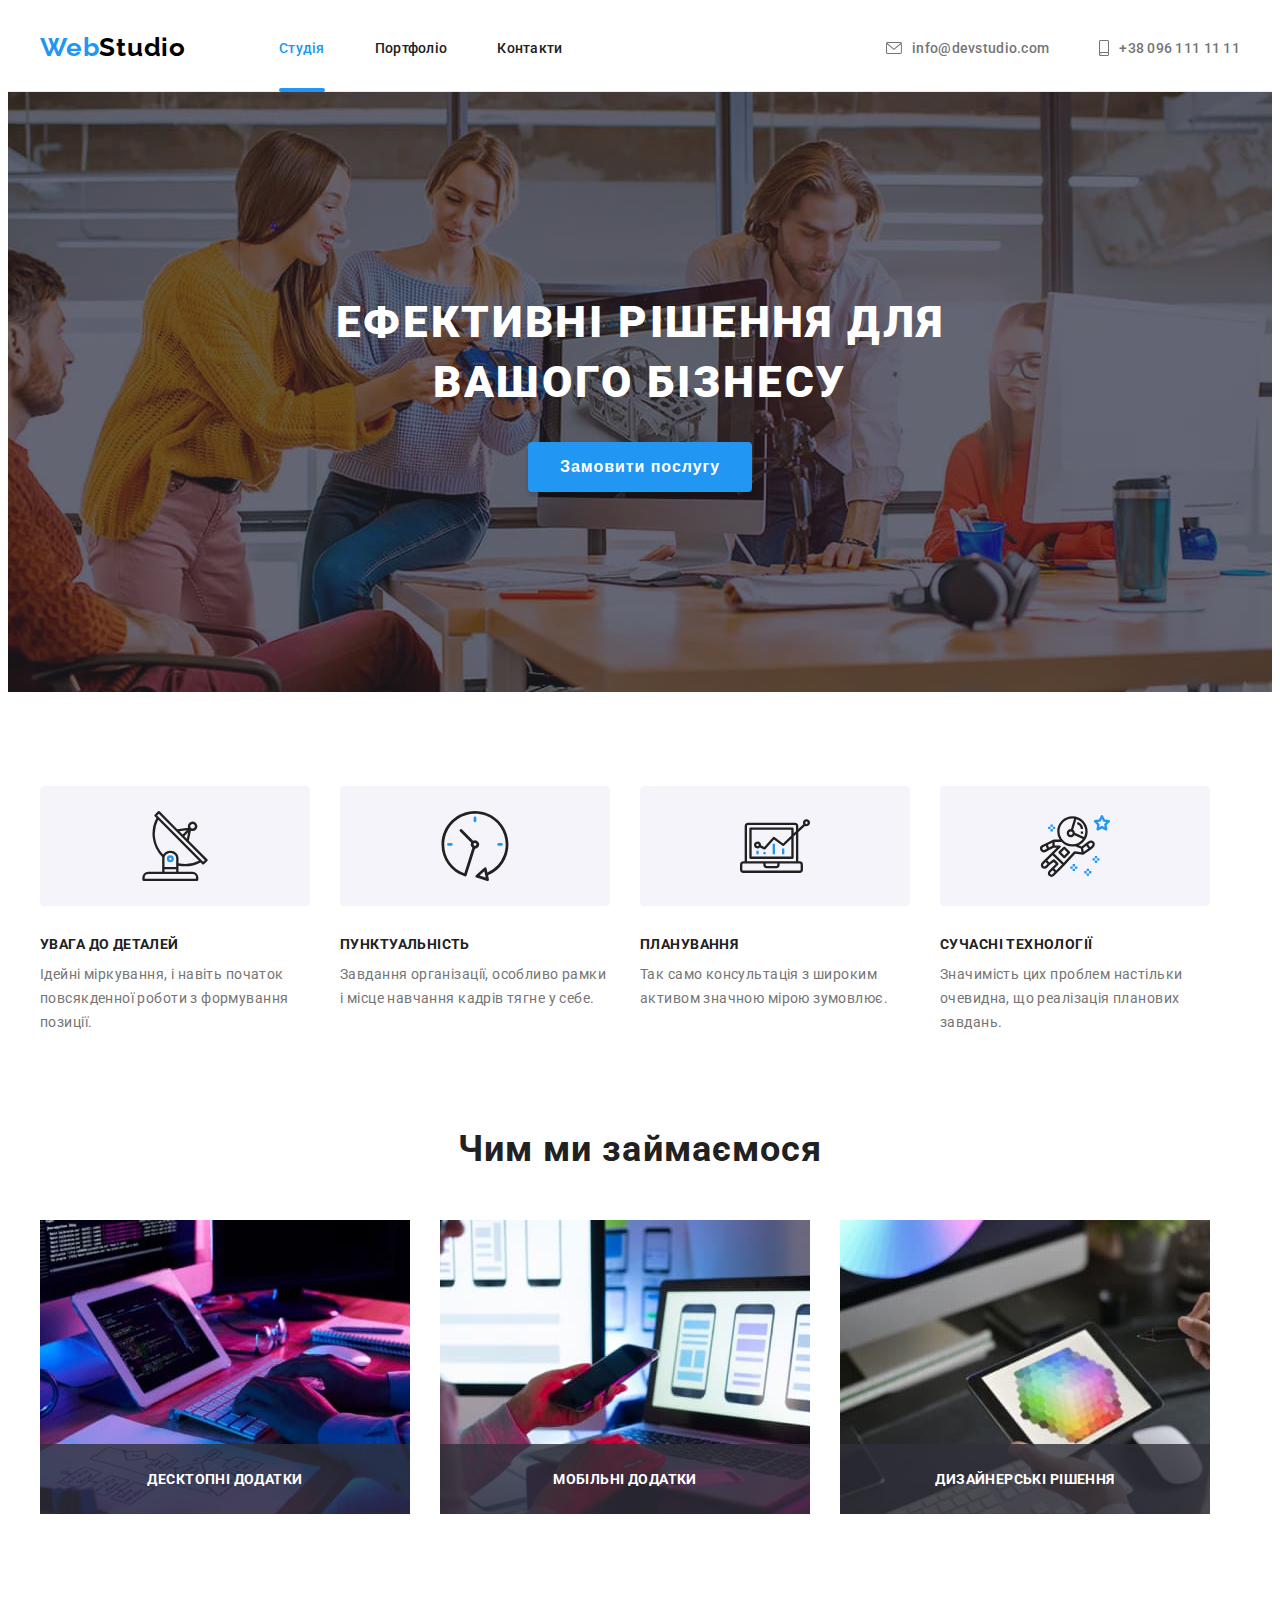
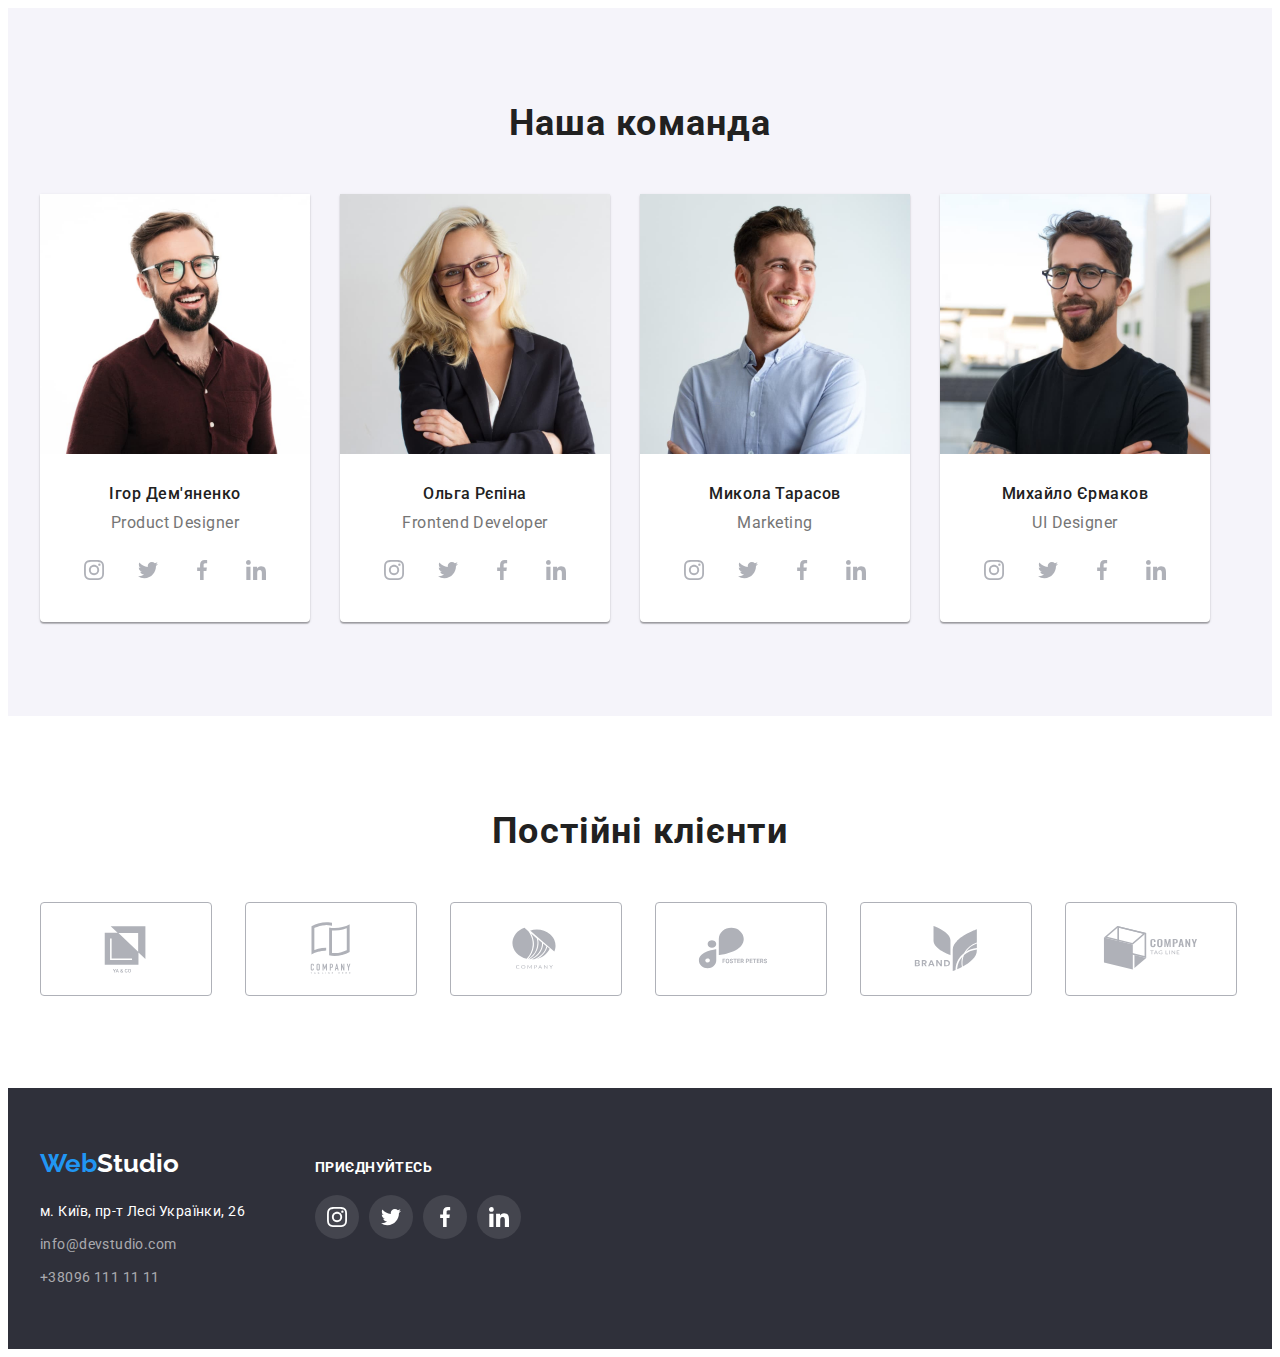
<file: index.html>
<!DOCTYPE html>
<html lang="uk">
  <head>
    <meta charset="UTF-8" />
    <meta http-equiv="X-UA-Compatible" content="IE=edge" />
    <meta name="viewport" content="width=device-width, initial-scale=1.0" />
    <title>Document</title>
    <link rel="preconnect" href="https://fonts.googleapis.com" />
    <link rel="preconnect" href="https://fonts.gstatic.com" crossorigin />
    <link
      href="https://fonts.googleapis.com/css2?family=Raleway:wght@700&family=Roboto:wght@400;500;700;900&display=swap"
      rel="stylesheet"
    />
    <link
      rel="stylesheet"
      href="https://cdnjs.cloudflare.com/ajax/libs/modern-normalize/1.1.0/modern-normalize.min.css"
      integrity="sha512-wpPYUAdjBVSE4KJnH1VR1HeZfpl1ub8YT/NKx4PuQ5NmX2tKuGu6U/JRp5y+Y8XG2tV+wKQpNHVUX03MfMFn9Q=="
      crossorigin="anonymous"
      referrerpolicy="no-referrer"
    />
    <link rel="stylesheet" href="./css/styles.css" />
  </head>
  <body>
    <header class="page-header">
      <div class="container nav">
        <nav class="nav">
          <a href="" class="logo"><span class="logo-start">Web</span>Studio</a>
          <ul class="top-line">
            <li class="top-line-item"><a href="" class="top-line-link active">Студія</a></li>
            <li class="top-line-item"
              ><a href="./portfolio.html" class="top-line-link">Портфоліо</a></li
            >
            <li class="top-line-item"><a href="" class="top-line-link">Контакти</a></li>
          </ul>
        </nav>
        <ul class="contacts">
          <li class="contacts-item">
            <a class="contacts-item-link" href="mailto:info@devstudio.com">
              <svg class="icon-contacts" width="16" height="12">
                <use href="./images/icon.svg#icon-envelope"></use>
              </svg>info@devstudio.com</a
            ></li
          >
          <li class="contacts-item"
            ><a class="contacts-item-link" href="tel:+380961111111">
              <svg class="icon-contacts" width="10" height="16">
                <use href="./images/icon.svg#icon-smartphone"></use>
              </svg>+38 096 111 11 11</a
            ></li
          >
        </ul>
      </div>
    </header>

    <main>
      <section class="section-cap hero">
        <div class="container">
          <h1 class="cap-title">Ефективні рішення для вашого бізнесу</h1>
          <button class="button" type="button" data-modal-open>Замовити послугу</button>
        </div>
      </section>

      <section class="section section-main">
        <div class="container">
          <h2 class="visually-hidden">ОСОБЛИВОСТІ</h2>
          <ul class="main-list">
            <li class="main-item icon-antenna">
              <div class="icon-box">
                <svg class="icon" width="70" height="70">
                  <use href="./images/icon.svg#icon-antenna" width="70" height="70"></use>
                </svg>
              </div>
              <h3 class="main-title">УВАГА ДО ДЕТАЛЕЙ</h3>
              <p class="main-text">
                Ідейні міркування, і навіть початок повсякденної роботи з формування позиції.
              </p>
            </li>
            <li class="main-item icon-clock">
              <div class="icon-box">
                <svg class="icon" width="70" height="70">
                  <use href="./images/icon.svg#icon-clock" width="70" height="70"></use>
                </svg>
              </div>
              <h3 class="main-title">ПУНКТУАЛЬНІСТЬ</h3>
              <p class="main-text">
                Завдання організації, особливо рамки і місце навчання кадрів тягне у себе.
              </p>
            </li>
            <li class="main-item icon-diagram">
              <div class="icon-box">
                <svg class="icon" width="70" height="70">
                  <use href="./images/icon.svg#icon-diagram" width="70" height="70"></use></svg
              ></div>
              <h3 class="main-title">ПЛАНУВАННЯ</h3>
              <p class="main-text">
                Так само консультація з широким активом значною мірою зумовлює.
              </p>
            </li>
            <li class="main-item icon-astronaut">
              <div class="icon-box">
                <svg class="icon" width="70" height="70">
                  <use href="./images/icon.svg#icon-astronaut" width="70" height="70"></use>
                </svg>
              </div>
              <h3 class="main-title">СУЧАСНІ ТЕХНОЛОГІЇ</h3>
              <p class="main-text">
                Значимість цих проблем настільки очевидна, що реалізація планових завдань.
              </p>
            </li>
          </ul>
        </div>
      </section>

      <section class="section section-items">
        <div class="container">
          <h2 class="title-items">Чим ми займаємося</h2>
          <ul class="items-list">
            <li class="items-item">
              <img
                class="image-items"
                src="./images/box1.jpg"
                alt="Чоловік друкує текс"
                width="370"
              />
              <div class="relative">
                <h3 class="relative-title">Десктопні додатки</h3>
              </div>
            </li>
            <li class="items-item">
              <img
                class="image-items"
                src="./images/box2.jpg"
                alt="Дівчина обирає інтерфейс для екрана телефона"
                width="370"
              />
              <div class="relative">
                <h3 class="relative-title">Мобільні додатки</h3>
              </div>
            </li>
            <li class="items-item">
              <img
                class="image-items"
                src="./images/box3.jpg"
                alt="Дівчина обирає кольори"
                width="370"
              />
              <div class="relative">
                <h3 class="relative-title">Дизайнерські рішення</h3>
              </div>
            </li>
          </ul>
        </div>
      </section>

      <section class="section section-team">
        <div class="container">
          <h2 class="team-title">Наша команда</h2>
          <ul class="team-list">
            <li class="team-item">
              <img
                class="team-image"
                src="./images/photo1.jpg"
                alt="фото Ігоря Дем'яненко"
                width="270"
              />
              <div class="container-team">
                <h3 class="team-name">Ігор Дем'яненко</h3>
                <p class="team-text">Product Designer</p>
                <ul class="socials">
                  <li class="socials-item">
                    <a
                      class="socials-link"
                      href="https://instagram.com"
                      target="_blank"
                      rel="noreferrer noopener"
                      aria-label="Instagram"
                    >
                      <svg class="" width="20" height="20">
                        <use href="./images/icon.svg#icon-instagram"></use>
                      </svg> </a
                  ></li>
                  <li class="socials-item">
                    <a
                      class="socials-link"
                      href="https://twitter.com/"
                      target="_blank"
                      rel="noreferrer noopener"
                      aria-label="Twitter"
                    >
                      <svg class="" width="20" height="20">
                        <use href="./images/icon.svg#icon-twitter"></use></svg
                    ></a>
                  </li>
                  <li class="socials-item">
                    <a
                      class="socials-link"
                      href="https://www.facebook.com/"
                      target="_blank"
                      rel="noreferrer noopener"
                      aria-label="Facebook"
                    >
                      <svg class="" width="20" height="20">
                        <use href="./images/icon.svg#icon-facebook"></use>
                      </svg>
                    </a>
                  </li>
                  <li class="socials-item">
                    <a
                      class="socials-link"
                      href="https://www.linkedin.com/"
                      target="_blank"
                      rel="noreferrer noopener"
                      aria-label="LinkedIn"
                    >
                      <svg class="" width="20" height="20">
                        <use href="./images/icon.svg#icon-linkedin"></use>
                      </svg>
                    </a>
                  </li>
                </ul>
              </div>
            </li>
            <li class="team-item">
              <img
                class="team-image"
                src="./images/photo2.jpg"
                alt="фото Ольги Рєпіної"
                width="270"
              />
              <div class="container-team">
                <h3 class="team-name">Ольга Рєпіна</h3>
                <p class="team-text">Frontend Developer</p>
                <ul class="socials">
                  <li class="socials-item">
                    <a
                      class="socials-link"
                      href="https://instagram.com"
                      target="_blank"
                      rel="noreferrer noopener"
                      aria-label="Instagram"
                    >
                      <svg class="" width="20" height="20">
                        <use href="./images/icon.svg#icon-instagram"></use>
                      </svg> </a
                  ></li>
                  <li class="socials-item">
                    <a
                      class="socials-link"
                      href="https://twitter.com/"
                      target="_blank"
                      rel="noreferrer noopener"
                      aria-label="Twitter"
                    >
                      <svg class="" width="20" height="20">
                        <use href="./images/icon.svg#icon-twitter"></use></svg
                    ></a>
                  </li>
                  <li class="socials-item">
                    <a
                      class="socials-link"
                      href="https://www.facebook.com/"
                      target="_blank"
                      rel="noreferrer noopener"
                      aria-label="Facebook"
                    >
                      <svg class="" width="20" height="20">
                        <use href="./images/icon.svg#icon-facebook"></use>
                      </svg>
                    </a>
                  </li>
                  <li class="socials-item">
                    <a
                      class="socials-link"
                      href="https://www.linkedin.com/"
                      target="_blank"
                      rel="noreferrer noopener"
                      aria-label="LinkedIn"
                    >
                      <svg class="" width="20" height="20">
                        <use href="./images/icon.svg#icon-linkedin"></use>
                      </svg>
                    </a>
                  </li>
                </ul>
              </div>
            </li>
            <li class="team-item">
              <img
                class="team-image"
                src="./images/photo3.jpg"
                alt="фото Миколи Тарасова"
                width="270"
              />
              <div class="container-team">
                <h3 class="team-name">Микола Тарасов</h3>
                <p class="team-text">Marketing</p>
                <ul class="socials">
                  <li class="socials-item">
                    <a
                      class="socials-link"
                      href="https://instagram.com"
                      target="_blank"
                      rel="noreferrer noopener"
                      aria-label="Instagram"
                    >
                      <svg class="" width="20" height="20">
                        <use href="./images/icon.svg#icon-instagram"></use>
                      </svg> </a
                  ></li>
                  <li class="socials-item">
                    <a
                      class="socials-link"
                      href="https://twitter.com/"
                      target="_blank"
                      rel="noreferrer noopener"
                      aria-label="Twitter"
                    >
                      <svg class="" width="20" height="20">
                        <use href="./images/icon.svg#icon-twitter"></use></svg
                    ></a>
                  </li>
                  <li class="socials-item">
                    <a
                      class="socials-link"
                      href="https://www.facebook.com/"
                      target="_blank"
                      rel="noreferrer noopener"
                      aria-label="Facebook"
                    >
                      <svg class="" width="20" height="20">
                        <use href="./images/icon.svg#icon-facebook"></use>
                      </svg>
                    </a>
                  </li>
                  <li class="socials-item">
                    <a
                      class="socials-link"
                      href="https://www.linkedin.com/"
                      target="_blank"
                      rel="noreferrer noopener"
                      aria-label="LinkedIn"
                    >
                      <svg class="" width="20" height="20">
                        <use href="./images/icon.svg#icon-linkedin"></use>
                      </svg>
                    </a>
                  </li>
                </ul>
              </div>
            </li>
            <li class="team-item">
              <img
                class="team-image"
                src="./images/photo4.jpg"
                alt="фото Михайла Єрмакова"
                width="270"
              />
              <div class="container-team">
                <h3 class="team-name">Михайло Єрмаков</h3>
                <p class="team-text">UI Designer</p>
                <ul class="socials">
                  <li class="socials-item">
                    <a
                      class="socials-link"
                      href="https://instagram.com"
                      target="_blank"
                      rel="noreferrer noopener"
                      aria-label="Instagram"
                    >
                      <svg class="" width="20" height="20">
                        <use href="./images/icon.svg#icon-instagram"></use>
                      </svg> </a
                  ></li>
                  <li class="socials-item">
                    <a
                      class="socials-link"
                      href="https://twitter.com/"
                      target="_blank"
                      rel="noreferrer noopener"
                      aria-label="Twitter"
                    >
                      <svg class="" width="20" height="20">
                        <use href="./images/icon.svg#icon-twitter"></use></svg
                    ></a>
                  </li>
                  <li class="socials-item">
                    <a
                      class="socials-link"
                      href="https://www.facebook.com/"
                      target="_blank"
                      rel="noreferrer noopener"
                      aria-label="Facebook"
                    >
                      <svg class="" width="20" height="20">
                        <use href="./images/icon.svg#icon-facebook"></use>
                      </svg>
                    </a>
                  </li>
                  <li class="socials-item">
                    <a
                      class="socials-link"
                      href="https://www.linkedin.com/"
                      target="_blank"
                      rel="noreferrer noopener"
                      aria-label="LinkedIn"
                    >
                      <svg class="" width="20" height="20">
                        <use href="./images/icon.svg#icon-linkedin"></use>
                      </svg>
                    </a>
                  </li>
                </ul>
              </div>
            </li>
          </ul>
        </div>
      </section>

      <section class="section section-customers">
        <div class="container">
          <h2 class="customers-title">Постійні клієнти</h2>
          <ul class="customers-list">
            <li class="customers-item">
              <a class="customers-link" href="" target="_blank" rel="noreferrer noopener">
                <svg class="icon-customers" width="106" height="60">
                  <use href="./images/icon.svg#icon-yago"></use></svg></a
            ></li>
            <li class="customers-item"
              ><a class="customers-link" href="" target="_blank" rel="noreferrer noopener"
                ><svg class="icon-customers" width="106" height="60">
                  <use href="./images/icon.svg#icon-here"></use></svg></a
            ></li>
            <li class="customers-item"
              ><a class="customers-link" href="" target="_blank" rel="noreferrer noopener"
                ><svg class="icon-customers" width="106" height="60">
                  <use href="./images/icon.svg#icon-company"></use></svg></a
            ></li>
            <li class="customers-item"
              ><a class="customers-link" href="" target="_blank" rel="noreferrer noopener"
                ><svg class="icon-customers" width="106" height="60">
                  <use href="./images/icon.svg#icon-foster"></use></svg></a
            ></li>
            <li class="customers-item"
              ><a class="customers-link" href="" target="_blank" rel="noreferrer noopener"
                ><svg class="icon-customers" width="106" height="60">
                  <use href="./images/icon.svg#icon-brand"></use></svg></a
            ></li>
            <li class="customers-item"
              ><a class="customers-link" href="" target="_blank" rel="noreferrer noopener"
                ><svg class="icon-customers" width="106" height="60">
                  <use href="./images/icon.svg#icon-tagline"></use></svg></a
            ></li>
          </ul>
        </div>
      </section>
    </main>

    <footer class="footer">
      <div class="container footer-container">
        <div class="container-adress">
          <a href="" class="logo-footer"><span class="logo-start">Web</span>Studio</a>
          <address class="address">
            <ul class="list-address">
              <li class="item-address"
                ><a
                  class="link-address"
                  href="https://goo.gl/maps/osc72HWqu3pmYaWj7"
                  target="_blank"
                  rel="noreferrer noopener"
                  >м. Київ, пр-т Лесі Українки, 26</a
                ></li
              >
              <li class="item-address"
                ><a class="link-address-mail" href="mailto:info@devstudio.com"
                  >info@devstudio.com</a
                ></li
              >
              <li class="item-address"
                ><a class="link-address-tel" href="tel:+380961111111">+38096 111 11 11</a></li
              >
            </ul>
          </address>
        </div>
        <div class="container-social">
          <h3 class="networks-title">приєднуйтесь</h3>
          <ul class="networks-list">
            <li class="networks-item">
              <a
                class="networks-link"
                href="https://www.instagram.com/"
                target="_blank"
                rel="noreferrer noopener"
                aria-label="Instagram"
              >
                <svg class="networks" width="20" height="20">
                  <use href="./images/icon.svg#icon-instagram"></use>
                </svg>
              </a>
            </li>
            <li class="networks-item">
              <a
                class="networks-link"
                href="https://twitter.com/"
                target="_blank"
                rel="noreferrer noopener"
                aria-label="Twitter"
              >
                <svg class="networks" width="20" height="20">
                  <use href="./images/icon.svg#icon-twitter"></use></svg
              ></a>
            </li>
            <li class="networks-item">
              <a
                class="networks-link"
                href="https://www.facebook.com/"
                target="_blank"
                rel="noreferrer noopener"
                aria-label="Facebook"
              >
                <svg class="networks" width="20" height="20">
                  <use href="./images/icon.svg#icon-facebook"></use>
                </svg>
              </a>
            </li>
            <li class="networks-item">
              <a
                class="networks-link"
                href="https://www.linkedin.com/"
                target="_blank"
                rel="noreferrer noopener"
                aria-label="LinkedIn"
              >
                <svg class="networks" width="20" height="20">
                  <use href="./images/icon.svg#icon-linkedin"></use>
                </svg>
              </a>
            </li>
          </ul>
        </div>
      </div>
    </footer>

    <div class="backdrop is-hidden" data-modal>
      <div class="modal">
        <button class="modal-btn" type="button" data-modal-close>
          <svg class="" width="18" height="18">
            <use href="./images/icon.svg#icon-close"></use>
        </button>
      </div>
    </div>

    <script src="./js/modal.js"></script>
  </body>
</html>
</file>
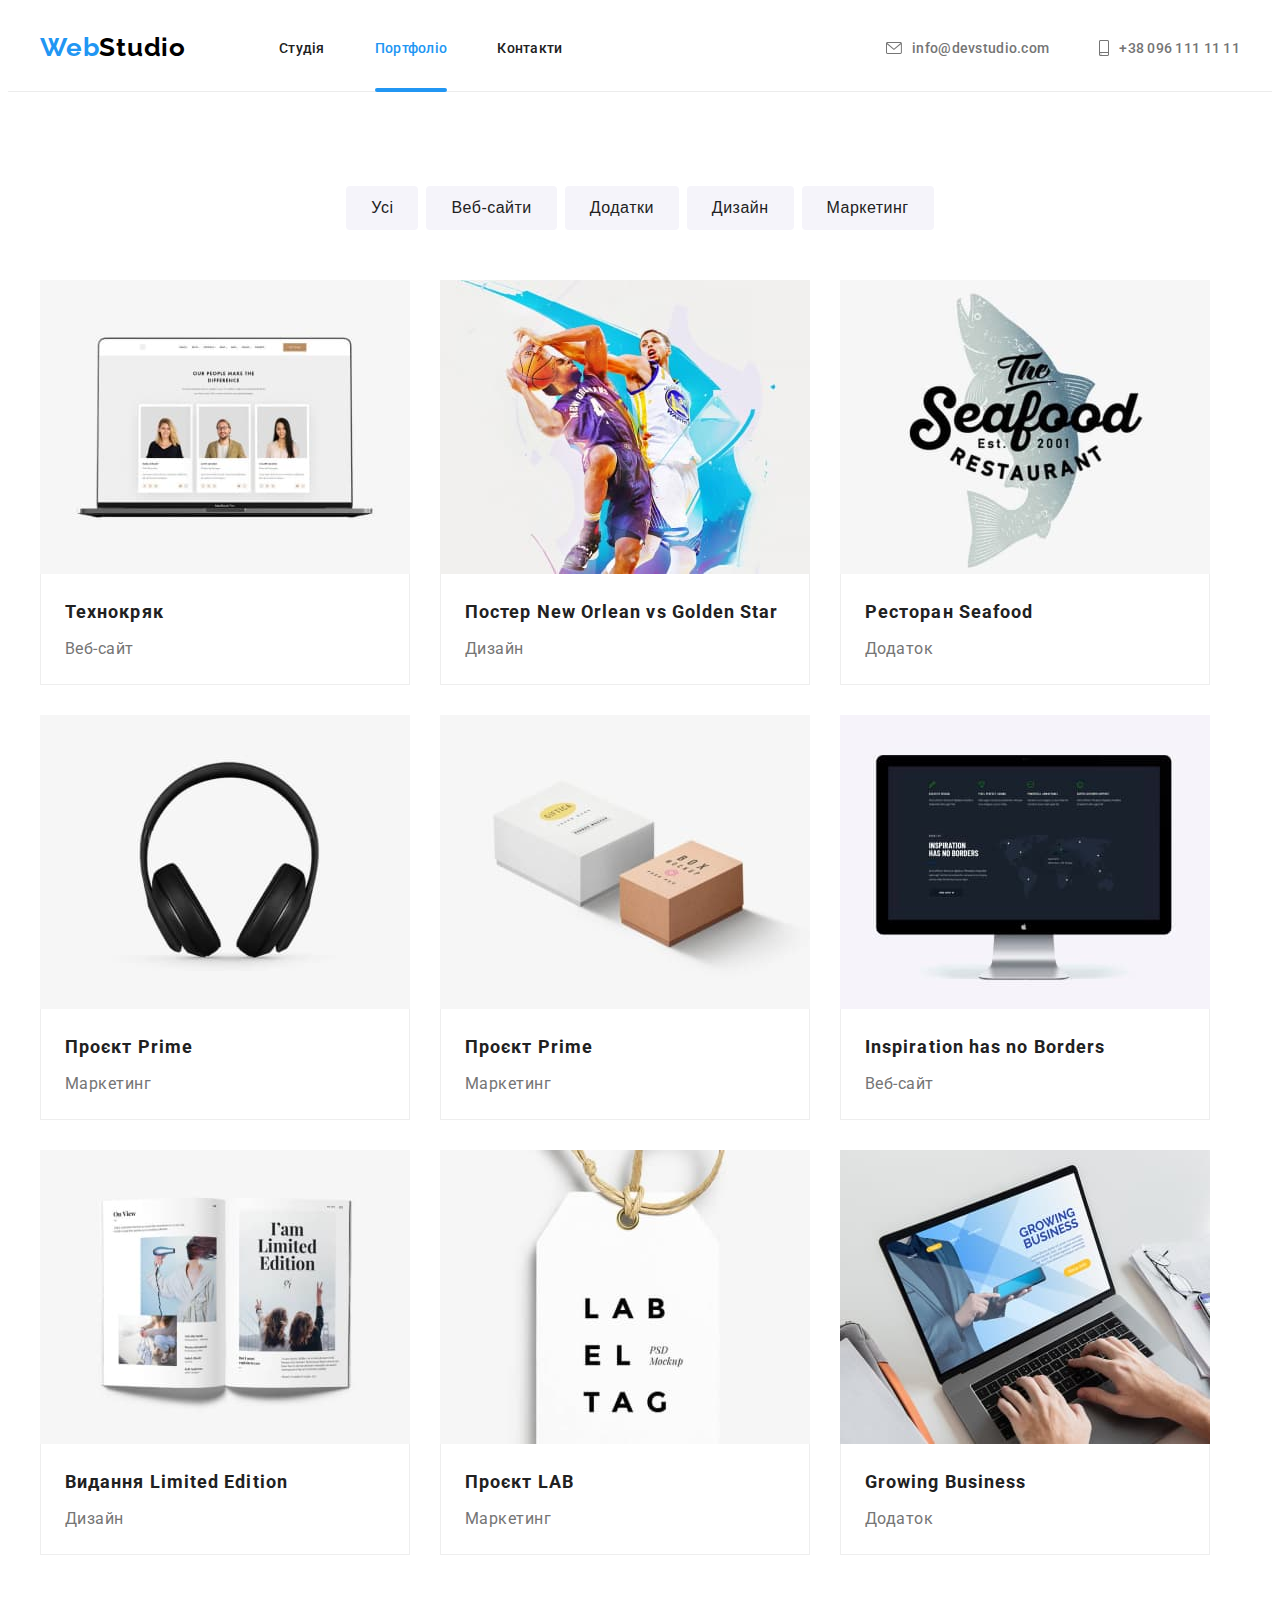
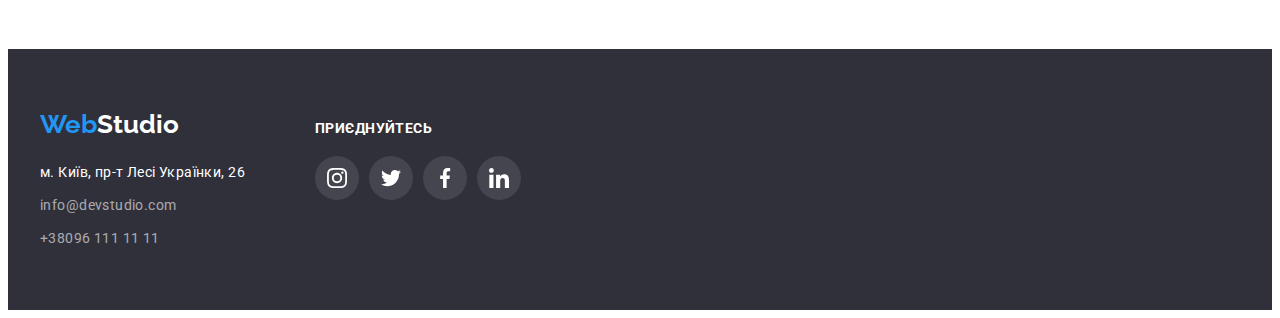
<file: portfolio.html>
<!DOCTYPE html>
<html lang="uk">
  <head>
    <meta charset="UTF-8" />
    <meta http-equiv="X-UA-Compatible" content="IE=edge" />
    <meta name="viewport" content="width=device-width, initial-scale=1.0" />
    <title>Document</title>
    <link rel="preconnect" href="https://fonts.googleapis.com" />
    <link rel="preconnect" href="https://fonts.gstatic.com" crossorigin />
    <link
      href="https://fonts.googleapis.com/css2?family=Montserrat:wght@400;500;600&family=Raleway:wght@700&family=Roboto:wght@400;500;700;900&display=swap"
      rel="stylesheet"
    />
    <link
      rel="stylesheet"
      href="https://cdnjs.cloudflare.com/ajax/libs/modern-normalize/1.1.0/modern-normalize.min.css"
      integrity="sha512-wpPYUAdjBVSE4KJnH1VR1HeZfpl1ub8YT/NKx4PuQ5NmX2tKuGu6U/JRp5y+Y8XG2tV+wKQpNHVUX03MfMFn9Q=="
      crossorigin="anonymous"
      referrerpolicy="no-referrer"
    />
    <link rel="stylesheet" href="./css/styles.css" />
  </head>
  <body>
    <header class="page-header">
      <div class="container nav">
        <nav class="nav">
          <a href="./index.html" class="logo"><span class="logo-start">Web</span>Studio</a>
          <ul class="top-line">
            <li class="top-line-item"><a href="./index.html" class="top-line-link">Студія</a></li>
            <li class="top-line-item"
              ><a href="./portfolio.html" class="top-line-link current active">Портфоліо</a></li
            >
            <li class="top-line-item"><a href="" class="top-line-link">Контакти</a></li>
          </ul>
        </nav>
        <ul class="contacts">
          <li class="contacts-item">
            <a class="contacts-item-link" href="mailto:info@devstudio.com">
              <svg class="icon-contacts" width="16" height="12">
                <use href="./images/icon.svg#icon-envelope"></use>
              </svg>
              info@devstudio.com</a
            ></li
          >
          <li class="contacts-item"
            ><a class="contacts-item-link" href="tel:+380961111111">
              <svg class="icon-contacts" width="10" height="16">
                <use href="./images/icon.svg#icon-smartphone"></use>
              </svg>
              +38 096 111 11 11</a
            ></li
          >
        </ul>
      </div>
    </header>

    <main>
      <section class="section">
        <div class="container">
          <h1 class="visually-hidden">Проекти</h1>
          <ul class="filter">
            <li><button class="button-filter" type="button">Усі</button></li>
            <li><button class="button-filter" type="button">Веб-сайти</button></li>
            <li><button class="button-filter" type="button">Додатки</button></li>
            <li><button class="button-filter" type="button">Дизайн</button></li>
            <li><button class="button-filter" type="button">Маркетинг</button></li>
          </ul>

          <ul class="project">
            <li class="project-item">
              <a class="project-link" href="">
                <div class="project-overlay">
                  <img
                    class="project-image"
                    src="./images2/img1.jpg"
                    alt="екран ноутбука"
                    width="370"
                    height="294"
                  />
                  <div class="card-overlay">
                    <p class="card-overlay-text"
                      >Ресурс пропонує комплексні пропозиції з різним рівнем функціоналу та
                      сервісів. Все це дозволить відвідувачу отримати вичерпні відомості про
                      компанію чи приватну особу.</p
                    >
                  </div>
                </div>
                <div class="container-project-text"
                  ><h2 class="project-title">Технокряк</h2>
                  <p class="project-text">Веб-сайт</p>
                </div>
              </a>
            </li>
            <li class="project-item">
              <a class="project-link" href="">
                <div class="project-overlay">
                  <img
                    class="project-image"
                    src="./images2/img2.jpg"
                    alt="два баскетболісти"
                    width="370"
                    height="294"
                  />
                  <div class="card-overlay">
                    <p class="card-overlay-text"
                      >Ресурс пропонує комплексні пропозиції з різним рівнем функціоналу та
                      сервісів. Все це дозволить відвідувачу отримати вичерпні відомості про
                      компанію чи приватну особу.</p
                    >
                  </div>
                </div>
                <div class="container-project-text"
                  ><h2 class="project-title">Постер New Orlean vs Golden Star</h2>
                  <p class="project-text">Дизайн</p>
                </div>
              </a>
            </li>
            <li class="project-item">
              <a class="project-link" href="">
                <div class="project-overlay">
                  <img
                    class="project-image"
                    src="./images2/img3.jpg"
                    alt="логотип ресторана"
                    width="370"
                    height="294"
                  />
                  <div class="card-overlay">
                    <p class="card-overlay-text"
                      >Ресурс пропонує комплексні пропозиції з різним рівнем функціоналу та
                      сервісів. Все це дозволить відвідувачу отримати вичерпні відомості про
                      компанію чи приватну особу.</p
                    >
                  </div>
                </div>
                <div class="container-project-text">
                  <h2 class="project-title">Ресторан Seafood</h2>
                  <p class="project-text">Додаток</p>
                </div>
              </a>
            </li>
            <li class="project-item">
              <a class="project-link" href="">
                <div class="project-overlay">
                  <img
                    class="project-image"
                    src="./images2/img4.jpg"
                    alt="навушники"
                    width="370"
                    height="294"
                  />
                  <div class="card-overlay">
                    <p class="card-overlay-text"
                      >Ресурс пропонує комплексні пропозиції з різним рівнем функціоналу та
                      сервісів. Все це дозволить відвідувачу отримати вичерпні відомості про
                      компанію чи приватну особу.</p
                    >
                  </div>
                </div>
                <div class="container-project-text"
                  ><h2 class="project-title">Проєкт Prime</h2>
                  <p class="project-text">Маркетинг</p>
                </div>
              </a>
            </li>
            <li class="project-item">
              <a class="project-link" href="">
                <div class="project-overlay">
                  <img
                    class="project-image"
                    src="./images2/img5.jpg"
                    alt="коробки"
                    width="370"
                    height="294"
                  />
                  <div class="card-overlay">
                    <p class="card-overlay-text"
                      >Ресурс пропонує комплексні пропозиції з різним рівнем функціоналу та
                      сервісів. Все це дозволить відвідувачу отримати вичерпні відомості про
                      компанію чи приватну особу.</p
                    >
                  </div>
                </div>
                <div class="container-project-text">
                  <h2 class="project-title">Проєкт Prime</h2>
                  <p class="project-text">Маркетинг</p>
                </div>
              </a>
            </li>
            <li class="project-item">
              <a class="project-link" href="">
                <div class="project-overlay">
                  <img
                    class="project-image"
                    src="./images2/img6.jpg"
                    alt="монітор комп'ютера"
                    width="370"
                    height="294"
                  />
                  <div class="card-overlay">
                    <p class="card-overlay-text"
                      >Ресурс пропонує комплексні пропозиції з різним рівнем функціоналу та
                      сервісів. Все це дозволить відвідувачу отримати вичерпні відомості про
                      компанію чи приватну особу.</p
                    >
                  </div>
                </div>
                <div class="container-project-text">
                  <h2 class="project-title">Inspiration has no Borders</h2>
                  <p class="project-text">Веб-сайт</p>
                </div>
              </a>
            </li>
            <li class="project-item">
              <a class="project-link" href="">
                <div class="project-overlay">
                  <img
                    class="project-image"
                    src="./images2/img7.jpg"
                    alt="Журнал"
                    width="370"
                    height="294"
                  />
                  <div class="card-overlay">
                    <p class="card-overlay-text"
                      >Ресурс пропонує комплексні пропозиції з різним рівнем функціоналу та
                      сервісів. Все це дозволить відвідувачу отримати вичерпні відомості про
                      компанію чи приватну особу.</p
                    >
                  </div>
                </div>
                <div class="container-project-text">
                  <h2 class="project-title">Видання Limited Edition</h2>
                  <p class="project-text">Дизайн</p>
                </div>
              </a>
            </li>
            <li class="project-item">
              <a class="project-link" href="">
                <div class="project-overlay">
                  <img
                    class="project-image"
                    src="./images2/img8.jpg"
                    alt="етикетка"
                    width="370"
                    height="294"
                  />
                  <div class="card-overlay">
                    <p class="card-overlay-text"
                      >Ресурс пропонує комплексні пропозиції з різним рівнем функціоналу та
                      сервісів. Все це дозволить відвідувачу отримати вичерпні відомості про
                      компанію чи приватну особу.</p
                    >
                  </div>
                </div>
                <div class="container-project-text">
                  <h2 class="project-title">Проєкт LAB</h2>
                  <p class="project-text">Маркетинг</p>
                </div>
              </a>
            </li>
            <li class="project-item">
              <a class="project-link" href="">
                <div class="project-overlay">
                  <img
                    class="project-image"
                    src="./images2/img9.jpg"
                    alt="Людина друкує на ноутбуці"
                    width="370"
                    height="294"
                  />
                  <div class="card-overlay">
                    <p class="card-overlay-text"
                      >Ресурс пропонує комплексні пропозиції з різним рівнем функціоналу та
                      сервісів. Все це дозволить відвідувачу отримати вичерпні відомості про
                      компанію чи приватну особу.</p
                    >
                  </div>
                </div>
                <div class="container-project-text">
                  <h2 class="project-title">Growing Business</h2>
                  <p class="project-text">Додаток</p>
                </div>
              </a>
            </li>
          </ul>
        </div>
      </section>
    </main>

    <footer class="footer">
      <div class="container footer-container">
        <div class="container-adress">
          <a href="" class="logo-footer"><span class="logo-start">Web</span>Studio</a>
          <address class="address">
            <ul class="list-address">
              <li class="item-address"
                ><a
                  class="link-address"
                  href="https://goo.gl/maps/osc72HWqu3pmYaWj7"
                  target="_blank"
                  rel="noreferrer noopener"
                  >м. Київ, пр-т Лесі Українки, 26</a
                ></li
              >
              <li class="item-address"
                ><a class="link-address-mail" href="mailto:info@devstudio.com"
                  >info@devstudio.com</a
                ></li
              >
              <li class="item-address"
                ><a class="link-address-tel" href="tel:+380961111111">+38096 111 11 11</a></li
              >
            </ul>
          </address>
        </div>
        <div class="container-social">
          <h3 class="networks-title">приєднуйтесь</h3>
          <ul class="networks-list">
            <li class="networks-item">
              <a
                class="networks-link"
                href="https://www.instagram.com/"
                target="_blank"
                rel="noreferrer noopener"
                aria-label="Instagram"
              >
                <svg class="networks" width="20" height="20">
                  <use href="./images/icon.svg#icon-instagram"></use>
                </svg>
              </a>
            </li>
            <li class="networks-item">
              <a
                class="networks-link"
                href="https://twitter.com/"
                target="_blank"
                rel="noreferrer noopener"
                aria-label="Twitter"
              >
                <svg class="networks" width="20" height="20">
                  <use href="./images/icon.svg#icon-twitter"></use></svg
              ></a>
            </li>
            <li class="networks-item">
              <a
                class="networks-link"
                href="https://www.facebook.com/"
                target="_blank"
                rel="noreferrer noopener"
                aria-label="Facebook"
              >
                <svg class="networks" width="20" height="20">
                  <use href="./images/icon.svg#icon-facebook"></use>
                </svg>
              </a>
            </li>
            <li class="networks-item">
              <a
                class="networks-link"
                href="https://www.linkedin.com/"
                target="_blank"
                rel="noreferrer noopener"
                aria-label="LinkedIn"
              >
                <svg class="networks" width="20" height="20">
                  <use href="./images/icon.svg#icon-linkedin"></use>
                </svg>
              </a>
            </li>
          </ul>
        </div>
      </div>
    </footer>
  </body>
</html>
</file>
<file: css/styles.css>
:root {
  --primary-text-color: #757575;
  --title-text-color: #212121;
  --accent-color: #2196f3;
  --logo-color: #000000;
  --address-text-color: rgba(255, 255, 255, 0.6);
  --button-text-color: #ffffff;
  --footer-background: #2f303a;
  --sectionbg-background: #f5f4fa;
  --fond-background: #f5f5f5;
  --border-color: #ececec;
  --svg-color-icon: #afb1b8;
  --border-color-portfolio: #eeeeee;

  --cubic-bezier: cubic-bezier(0.4, 0, 0.2, 1);
}

body {
  font-family: 'Roboto', sans-serif;
  font-size: 14px;
}

.link {
  text-decoration: none;
}

ul {
  padding-inline-start: 0;
  list-style: none;
  margin: 0;
}

img {
  display: block;
  max-width: 100%;
  height: auto;
}

.page-header {
  border-bottom: 1px solid var(--border-color);
}

h1,
h2,
h3,
p {
  margin: 0;
  padding: 0;
}

.container {
  width: 1200px;
  padding: 0 15px;
  margin-left: auto;
  margin-right: auto;
}
.section {
  padding: 94px 0;
}
.nav {
  display: flex;
}

.logo {
  padding-top: 24px;
  padding-bottom: 25px;
  margin-right: 93px;
  font-family: 'Raleway', sans-serif;
  font-weight: 700;
  letter-spacing: 0.03em;
  font-size: 26px;
  line-height: calc(31 / 26);
  color: var(--logo-color);
  text-decoration: none;
}
.logo-start {
  color: var(--accent-color);
}
.top-line {
  display: flex;
  gap: 50px;
}
.top-line-item {
  position: relative;
}

.top-line-link {
  display: block;
  padding-top: 32px;
  padding-bottom: 32px;

  font-weight: 500;
  line-height: calc(16 / 14);
  letter-spacing: 0.02em;
  color: var(--title-text-color);
  text-decoration: none;

  transition: color 250ms var(--cubic-bezier);
}

.top-line-link:hover,
.top-line-link:focus,
.current {
  color: var(--accent-color);
}

.top-line-link.active::after {
  position: absolute;
  bottom: -1px;
  right: 0;

  content: '';

  display: block;
  width: 100%;
  height: 4px;

  background-color: var(--accent-color);
  border-radius: 2px;
}

.active {
  color: var(--accent-color);
}
.contacts {
  display: flex;
  margin-left: auto;
  padding-top: 32px;
  padding-bottom: 32px;
  gap: 50px;
}

.contacts-item-link {
  display: inline-flex;
  align-items: center;

  font-weight: 500;
  line-height: calc(16 / 14);
  letter-spacing: 0.02em;
  color: var(--primary-text-color);
  text-decoration: none;
  fill: var(--primary-text-color);

  transition: color 250ms var(--cubic-bezier);
}

.contacts-item-link:hover,
.contacts-item-link:focus {
  color: var(--accent-color);
  fill: var(--accent-color);
}

.icon-contacts {
  margin-right: 10px;
}

.section-cap {
  padding: 200px 0;
  margin: auto;
  text-align: center;
}

.hero {
  background-image: linear-gradient(rgba(47, 48, 58, 0.4), rgba(47, 48, 58, 0.4)),
    url(../images/fon.jpg);
  background-position: center;
  background-repeat: no-repeat;
  background-size: cover;
  max-width: 1600px;
  margin-left: auto;
  margin-right: auto;
}

.cap-title {
  width: 696px;
  margin: 0 auto 30px;
  text-align: center;
  font-weight: 900;
  font-size: 44px;
  line-height: calc(60 / 44);
  letter-spacing: 0.06em;
  text-transform: uppercase;
  color: var(--button-text-color);
}

.button {
  margin-left: auto;
  margin-right: auto;
  text-align: center;
  padding: 10px 32px;
  box-shadow: 0px 4px 4px rgba(0, 0, 0, 0.15);
  border-radius: 4px;
  font-weight: 700;
  font-size: 16px;
  line-height: calc(30 / 16);
  display: flex;
  align-items: center;
  letter-spacing: 0.06em;
  color: var(--button-text-color);
  background-color: var(--accent-color);
  border: none;
  cursor: pointer;
}

.section-main {
}

.main-list {
  display: flex;
}

.main-item {
  width: 270px;
}

.icon-box {
  display: flex;
  align-items: center;
  justify-content: center;
  margin-bottom: 30px;
  min-height: 120px;
  background: var(--sectionbg-background);
  border-radius: 4px;
}

.icon {
  background-color: var(--sectionbg-background);
  border-radius: 4px;
}

.main-item:not(:last-child) {
  margin-right: 30px;
}

.main-title {
  margin-bottom: 10px;
  margin-top: 0;
  font-weight: 700;
  font-size: 14px;
  line-height: calc(16 / 14);
  letter-spacing: 0.03em;
  text-transform: uppercase;
  color: var(--title-text-color);
}

.main-text {
  line-height: calc(24 / 14);
  letter-spacing: 0.03em;
  color: var(--primary-text-color);
}

.section-items {
  padding-top: 0;
}

.title-items {
  margin-bottom: 50px;
  font-weight: 700;
  font-size: 36px;
  line-height: calc(42 / 36);
  text-align: center;
  letter-spacing: 0.03em;
  color: var(--title-text-color);
}

.items-list {
  display: flex;
  flex-wrap: wrap;
  gap: 30px;
}

.items-item {
  position: relative;
  top: 0;
  left: 0;
}

.image-items {
}

.relative {
  display: flex;
  align-items: center;
  justify-content: center;
  position: absolute;
  bottom: 0;
  width: 370px;
  height: 70px;

  background: rgba(47, 48, 58, 0.8);
}

.relative-title {
  font-weight: 700;
  font-size: 14px;
  line-height: calc(16 / 14);
  /* text-align: center; */
  letter-spacing: 0.03em;
  text-transform: uppercase;
  /* padding-top: 27px; */

  color: var(--button-text-color);
}

.section-team {
  background-color: var(--sectionbg-background);
}

.team-title {
  margin-top: 0;
  margin-bottom: 50px;
  font-weight: 700;
  font-size: 36px;
  line-height: calc(42 / 36);
  text-align: center;
  letter-spacing: 0.03em;
  color: var(--title-text-color);
}

.team-list {
  display: flex;
  flex-wrap: wrap;
  gap: 30px;
}

.team-item {
  background-color: var(--button-text-color);
  box-shadow: 0px 1px 3px rgba(0, 0, 0, 0.12), 0px 1px 1px rgba(0, 0, 0, 0.14),
    0px 2px 1px rgba(0, 0, 0, 0.2);
  border-radius: 0px 0px 4px 4px;
}

.team-image {
}

.team-name {
  margin-top: 0;
  margin-bottom: 10px;
  font-weight: 500;
  font-size: 16px;
  line-height: calc(19 / 16);
  text-align: center;
  letter-spacing: 0.03em;
  color: var(--title-text-color);
}

.team-text {
  font-size: 16px;
  line-height: calc(19 / 16);
  text-align: center;
  letter-spacing: 0.03em;
  color: var(--primary-text-color);

  margin-bottom: 16px;
}

.customers-list {
  display: flex;
  gap: 30px;
}

.customers-link {
  display: flex;
  align-items: center;
  justify-content: center;

  width: 170px;
  height: 92px;

  border: 1px solid var(--svg-color-icon);
  border-radius: 4px;
  fill: var(--svg-color-icon);

  transition: fill 250ms var(--cubic-bezier), border 250ms var(--cubic-bezier);
}

.customers-title {
  font-weight: 700;
  font-size: 36px;
  line-height: calc(42 / 36);
  text-align: center;
  letter-spacing: 0.03em;
  color: var(--title-text-color);

  margin-bottom: 50px;
}

.icon-customers {
}

.customers-item {
  width: calc((100% - 150px) / 6);
  height: 92px;
}

.customers-link:hover,
.customers-link:focus {
  fill: var(--accent-color);
  border-color: var(--accent-color);
}
.footer {
  background: var(--footer-background);
  padding-top: 60px;
  padding-bottom: 60px;
}

.logo-footer {
  margin-bottom: 60px;
  font-family: 'Raleway', sans-serif;
  font-weight: 700;
  font-size: 26px;
  line-height: calc(31 / 26);
  color: var(--button-text-color);
  text-decoration: none;
}

.address {
  margin-top: 20px;
}

.list-address {
}

.item-address {
}

.item-address:not(:last-child) {
  margin-bottom: 9px;
}

.link-address {
  line-height: calc(24 / 14);
  letter-spacing: 0.03em;
  color: var(--button-text-color);
  text-decoration: none;
}

.link-address:hover,
.link-address:focus {
  color: var(--accent-color);

  transition: color 250ms var(--cubic-bezier);
}

.link-address-mail,
.link-address-tel {
  line-height: calc(24 / 14);
  letter-spacing: 0.03em;
  color: var(--address-text-color);
  text-decoration: none;

  transition: color 250ms var(--cubic-bezier);
}

.link-address-mail:hover,
.link-address-tel:hover {
  color: var(--accent-color);
}

.link-address-mail:focus,
.link-address-tel:focus {
  color: var(--accent-color);
}

.filter {
  display: flex;
  justify-content: center;
  gap: 8px;
  margin-bottom: 50px;
}

.button-filter {
  padding: 6px 22px;
  font-weight: 500;
  font-size: 16px;
  line-height: calc(26 / 16);
  text-align: center;
  letter-spacing: 0.03em;
  color: var(--title-text-color);
  background-color: var(--sectionbg-background);
  border-radius: 4px;
  cursor: pointer;
  border: solid transparent;

  transition: color 250ms var(--cubic-bezier), background-color 250ms var(--cubic-bezier),
    box-shadow 250ms var(--cubic-bezier);
}

.button-filter:hover,
.button-filter:focus {
  color: var(--button-text-color);
  background-color: var(--accent-color);

  box-shadow: 0px 3px 1px rgba(0, 0, 0, 0.1), 0px 1px 2px rgba(0, 0, 0, 0.08),
    0px 2px 2px rgba(0, 0, 0, 0.12);
}

.project {
  display: flex;
  flex-wrap: wrap;
  gap: 30px;
  width: 100%;
}

.project-item {
  width: 370px;
}

.project-link {
  display: block;
  text-decoration: none;
}

.project-link:hover,
.project-link:focus {
  box-shadow: 0px 1px 1px rgba(0, 0, 0, 0.12), 0px 4px 4px rgba(0, 0, 0, 0.06),
    1px 4px 6px rgba(0, 0, 0, 0.16);
}

.project-image {
  margin: 0;
}

.project-title {
  margin-bottom: 4px;
  font-weight: 700;
  font-size: 18px;
  line-height: calc(36 / 18);
  letter-spacing: 0.06em;
  color: var(--title-text-color);
}

.project-text {
  font-size: 16px;
  line-height: calc(30 / 16);
  letter-spacing: 0.03em;
  color: var(--primary-text-color);
}

.project-overlay {
  position: relative;
  overflow: hidden;
}

.project-link:hover .card-overlay,
.project-link:focus .card-overlay {
  transform: translateY(0);
}

.card-overlay {
  position: absolute;
  background-color: rgba(33, 150, 243, 0.902);
  top: 0;
  left: 0;

  width: 100%;
  height: 100%;
  padding: 63px 24px;

  transform: translateY(100%);
  transition: transform 250ms var(--cubic-bezier);
}

.card-overlay-text {
  font-size: 18px;
  line-height: calc(28 / 18);
  letter-spacing: 0.03em;
  color: var(--button-text-color);
}

.address {
  font-style: normal;
}

.container-project-text {
  padding: 20px 24px;
  border-left: 1px solid var(--border-color-portfolio);
  border-bottom: 1px solid var(--border-color-portfolio);
  border-right: 1px solid var(--border-color-portfolio);
}

.container-team {
  padding-top: 30px;
  padding-bottom: 30px;
}

.networks-title {
  font-weight: 700;
  font-size: 14px;
  line-height: 16px;
  letter-spacing: 0.03em;
  text-transform: uppercase;
  color: var(--button-text-color);
  margin-bottom: 20px;
}

.networks-list {
  display: flex;
  gap: 10px;
}

.networks-item {
  fill: var(--button-text-color);
}

.networks {
  display: flex;
  fill: var(--button-text-color);
  justify-content: center;
  align-items: center;
}

.visually-hidden {
  position: absolute;
  width: 1px;
  height: 1px;
  margin: -1px;
  border: 0;
  padding: 0;

  white-space: nowrap;
  clip-path: inset(100%);
  clip: rect(0 0 0 0);
  overflow: hidden;
}

.socials {
  display: flex;
  justify-content: center;
  gap: 10px;
}

.socials-link {
  display: flex;
  align-items: center;
  justify-content: center;

  width: 44px;
  height: 44px;
  border-radius: 50%;

  fill: var(--svg-color-icon);

  transition: 250ms var(--cubic-bezier);
}

.socials-link:hover,
.socials-link:focus {
  fill: var(--button-text-color);
  border-radius: 50%;
  background: var(--accent-color);
}

.networks-link {
  display: flex;
  align-items: center;
  justify-content: center;

  width: 44px;
  height: 44px;

  background: rgba(255, 255, 255, 0.1);
  border-radius: 50%;
  fill: var(--button-text-color);

  transition: background-color 250ms var(--cubic-bezier);
}

.networks-link:hover,
.networks-link:focus {
  fill: var(--button-text-color);
  border-radius: 50%;
  background-color: var(--accent-color);
}

.footer-container {
  display: flex;
  align-items: baseline;
}
.container-social {
  margin-left: 70px;
}

.backdrop {
  position: fixed;
  top: 0;
  left: 0;
  z-index: 1000;

  width: 100%;
  height: 100%;
  background-color: rgba(47, 48, 58, 0.4);

  transition: visibility 250ms var(--cubic-bezier), opacity 250ms var(--cubic-bezier);
}

.backdrop.is-hidden {
  opacity: 0;
  pointer-events: none;
  visibility: hidden;
}

.modal {
  position: absolute;
  top: 50%;
  left: 50%;
  transform: translate(-50%, -50%);

  width: 528px;
  height: 581px;
  background-color: var(--button-text-color);
  box-shadow: 0px 1px 3px rgba(0, 0, 0, 0.12), 0px 1px 1px rgba(0, 0, 0, 0.14),
    0px 2px 1px rgba(0, 0, 0, 0.2);
  border-radius: 4px;
}

.modal-btn {
  position: absolute;
  top: 8px;
  right: 8px;

  display: flex;
  align-items: center;
  justify-content: center;

  border-radius: 50%;
  padding: 6px;
  width: 30px;
  height: 30px;
  border: 1px solid rgba(0, 0, 0, 0.1);
  background-color: var(--button-text-color);
  cursor: pointer;
}
</file>
